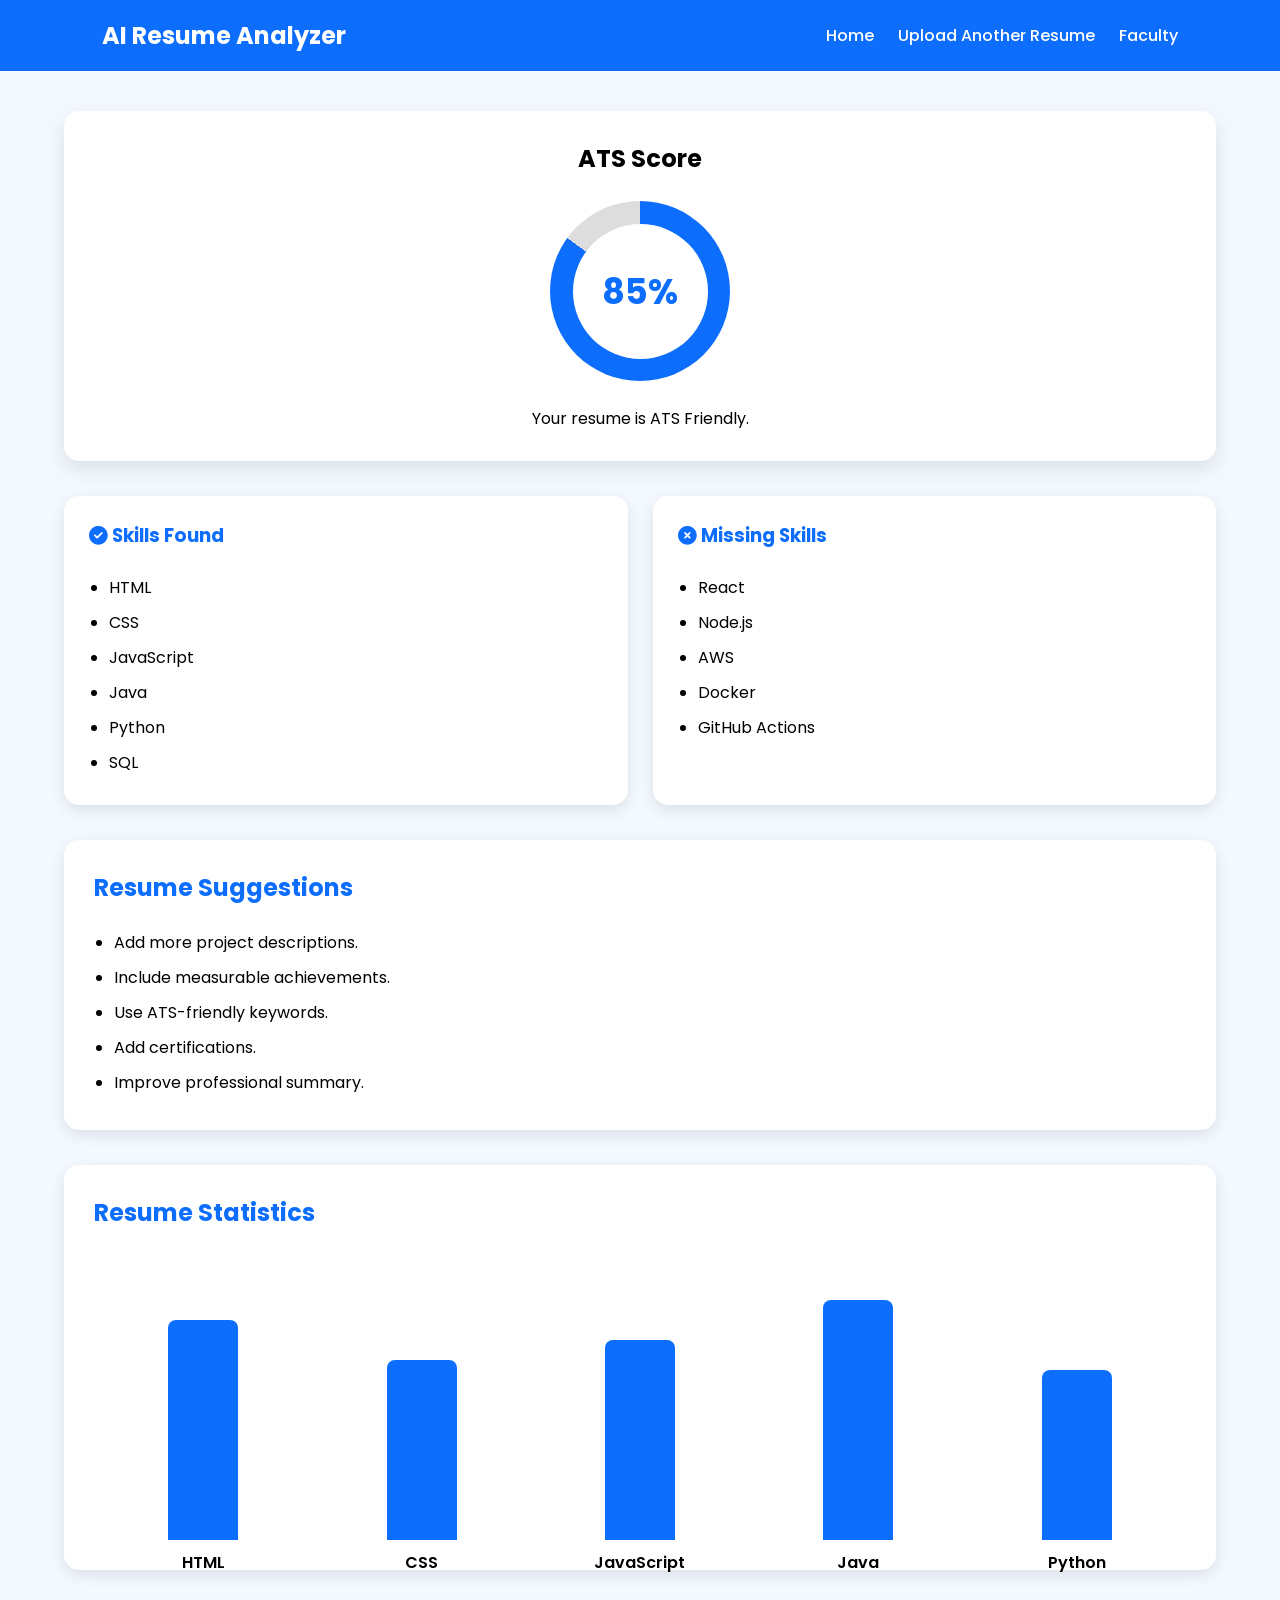
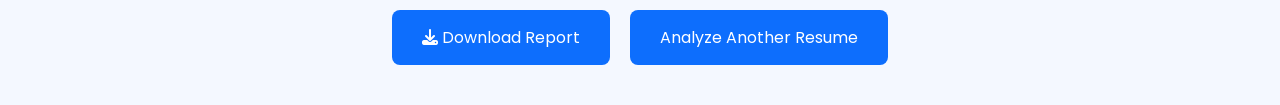
<file: frontend/dashboard.html>
<!DOCTYPE html>
<html lang="en">
<head>
<meta charset="UTF-8">
<meta name="viewport" content="width=device-width, initial-scale=1.0">
<title>ATS Dashboard | AI Resume Analyzer</title>

<link rel="stylesheet" href="dashboard.css">

<link href="https://fonts.googleapis.com/css2?family=Poppins:wght@300;400;500;600;700&display=swap" rel="stylesheet">

<link rel="stylesheet"
href="https://cdnjs.cloudflare.com/ajax/libs/font-awesome/6.5.2/css/all.min.css">
</head>

<body>

<header>

<h2>AI Resume Analyzer</h2>

<nav>
<a href="index.html">Home</a>
<a href="upload.html">Upload Another Resume</a>
<a href="faculty.html">Faculty</a>
</nav>

</header>

<div class="container">

<div class="score-card">

<h2>ATS Score</h2>

<div class="circle">

<div class="inner">

<span>85%</span>

</div>

</div>

<p>Your resume is ATS Friendly.</p>

</div>

<div class="cards">

<div class="card">

<h3><i class="fa-solid fa-circle-check"></i> Skills Found</h3>

<ul>

<li>HTML</li>
<li>CSS</li>
<li>JavaScript</li>
<li>Java</li>
<li>Python</li>
<li>SQL</li>

</ul>

</div>

<div class="card">

<h3><i class="fa-solid fa-circle-xmark"></i> Missing Skills</h3>

<ul>

<li>React</li>
<li>Node.js</li>
<li>AWS</li>
<li>Docker</li>
<li>GitHub Actions</li>

</ul>

</div>

</div>

<div class="tips">

<h2>Resume Suggestions</h2>

<ul>

<li>Add more project descriptions.</li>

<li>Include measurable achievements.</li>

<li>Use ATS-friendly keywords.</li>

<li>Add certifications.</li>

<li>Improve professional summary.</li>

</ul>

</div>

<div class="chart-box">

<h2>Resume Statistics</h2>

<div class="bars">

<div class="bar html">
<span>HTML</span>
</div>

<div class="bar css">
<span>CSS</span>
</div>

<div class="bar js">
<span>JavaScript</span>
</div>

<div class="bar java">
<span>Java</span>
</div>

<div class="bar python">
<span>Python</span>
</div>

</div>

</div>

<div class="buttons">

<button onclick="downloadReport()">
<i class="fa-solid fa-download"></i>
Download Report
</button>

<a href="upload.html">

<button>

Analyze Another Resume

</button>

</a>

</div>

</div>

<script>

function downloadReport(){

alert("Resume Report Downloaded Successfully!");

}

</script>

</body>
</html>
</file>
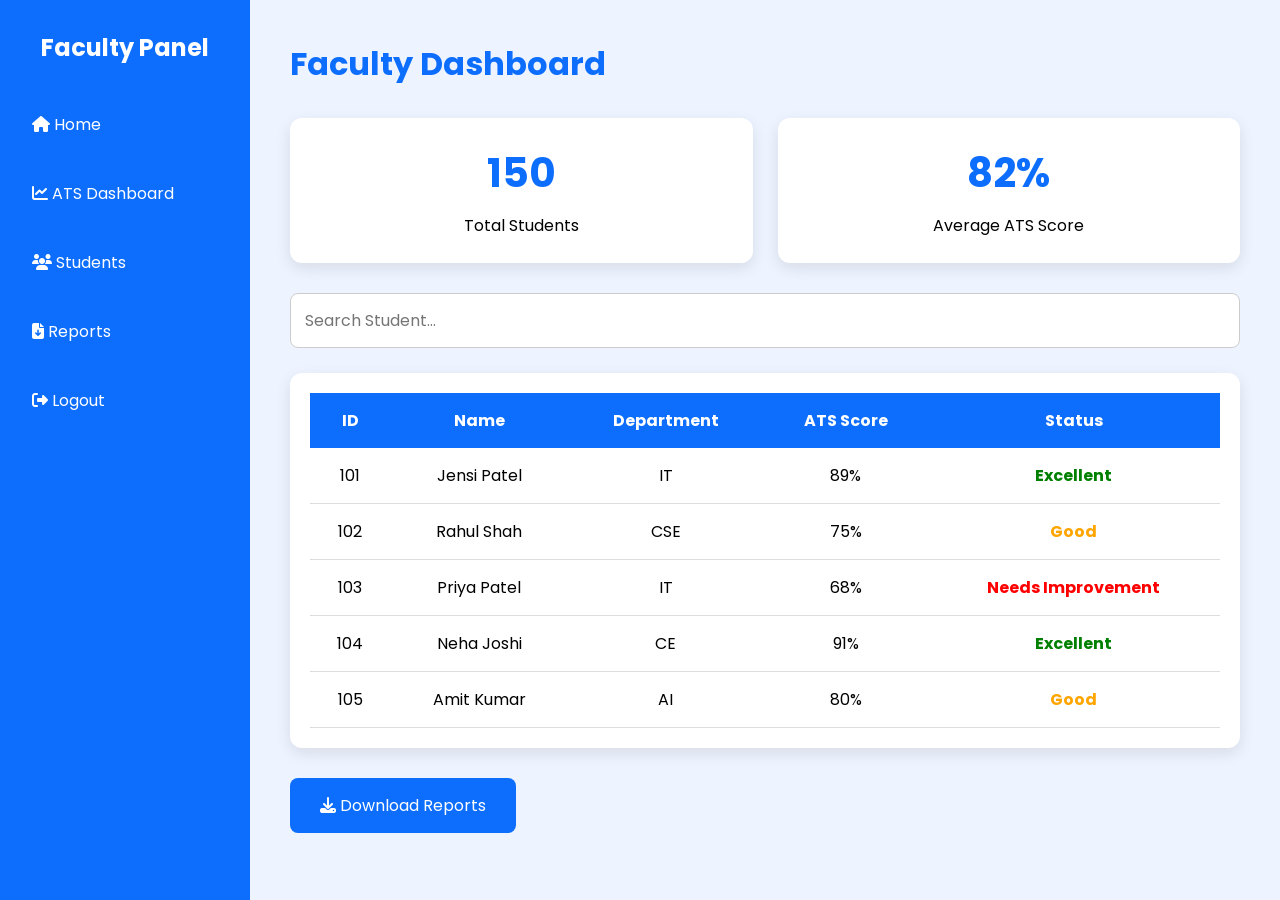
<file: frontend/faculty.html>
<!DOCTYPE html>
<html lang="en">
<head>
<meta charset="UTF-8">
<meta name="viewport" content="width=device-width, initial-scale=1.0">
<title>Faculty Dashboard | AI Resume Analyzer</title>

<link rel="stylesheet" href="faculty.css">

<link href="https://fonts.googleapis.com/css2?family=Poppins:wght@300;400;500;600;700&display=swap" rel="stylesheet">

<link rel="stylesheet"
href="https://cdnjs.cloudflare.com/ajax/libs/font-awesome/6.5.2/css/all.min.css">
</head>

<body>

<div class="container">

<!-- Sidebar -->

<div class="sidebar">

<h2>Faculty Panel</h2>

<ul>

<li><a href="index.html"><i class="fa-solid fa-house"></i> Home</a></li>

<li><a href="dashboard.html"><i class="fa-solid fa-chart-line"></i> ATS Dashboard</a></li>

<li><a href="#"><i class="fa-solid fa-users"></i> Students</a></li>

<li><a href="#"><i class="fa-solid fa-file-arrow-down"></i> Reports</a></li>

<li><a href="login.html"><i class="fa-solid fa-right-from-bracket"></i> Logout</a></li>

</ul>

</div>

<!-- Main Content -->

<div class="main">

<h1>Faculty Dashboard</h1>

<div class="cards">

<div class="card">

<h2>150</h2>

<p>Total Students</p>

</div>

<div class="card">

<h2>82%</h2>

<p>Average ATS Score</p>

</div>

</div>

<div class="search">

<input
type="text"
id="searchInput"
placeholder="Search Student..."
onkeyup="searchStudent()">

</div>

<div class="table-box">

<table id="studentTable">

<thead>

<tr>

<th>ID</th>

<th>Name</th>

<th>Department</th>

<th>ATS Score</th>

<th>Status</th>

</tr>

</thead>

<tbody>

<tr>

<td>101</td>

<td>Jensi Patel</td>

<td>IT</td>

<td>89%</td>

<td class="good">Excellent</td>

</tr>

<tr>

<td>102</td>

<td>Rahul Shah</td>

<td>CSE</td>

<td>75%</td>

<td class="avg">Good</td>

</tr>

<tr>

<td>103</td>

<td>Priya Patel</td>

<td>IT</td>

<td>68%</td>

<td class="need">Needs Improvement</td>

</tr>

<tr>

<td>104</td>

<td>Neha Joshi</td>

<td>CE</td>

<td>91%</td>

<td class="good">Excellent</td>

</tr>

<tr>

<td>105</td>

<td>Amit Kumar</td>

<td>AI</td>

<td>80%</td>

<td class="avg">Good</td>

</tr>

</tbody>

</table>

</div>

<button class="download" onclick="downloadReport()">

<i class="fa-solid fa-download"></i>

Download Reports

</button>

</div>

</div>

<script>

function downloadReport(){

alert("Reports Downloaded Successfully!");

}

function searchStudent(){

let input=document.getElementById("searchInput").value.toUpperCase();

let table=document.getElementById("studentTable");

let tr=table.getElementsByTagName("tr");

for(let i=1;i<tr.length;i++){

let td=tr[i].getElementsByTagName("td")[1];

if(td){

let txt=td.textContent || td.innerText;

tr[i].style.display=txt.toUpperCase().indexOf(input)>-1 ? "" : "none";

}

}

}

</script>

</body>
</html>
</file>
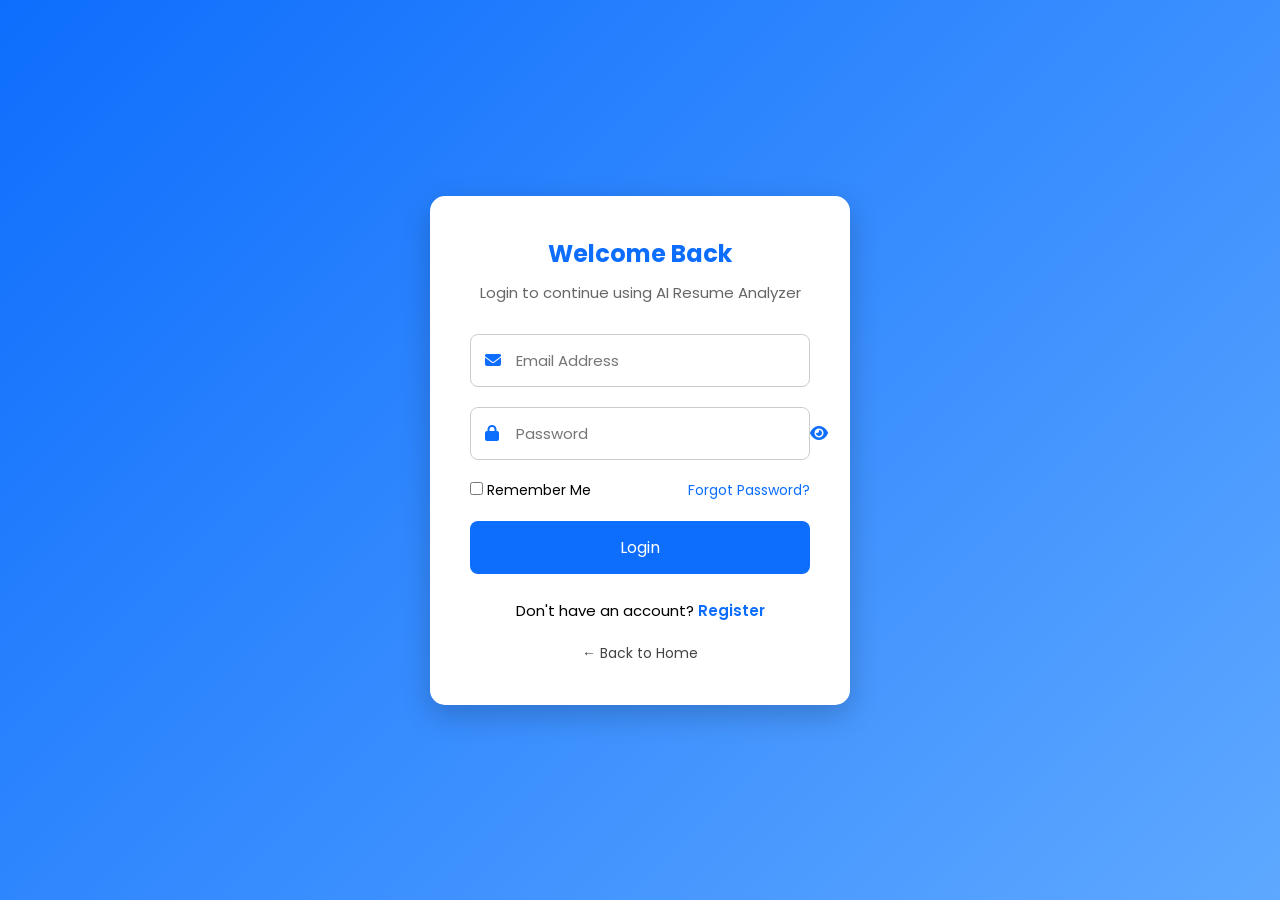
<file: frontend/login.html>
<!DOCTYPE html>
<html lang="en">
<head>
    <meta charset="UTF-8">
    <meta name="viewport" content="width=device-width, initial-scale=1.0">
    <title>Login | AI Resume Analyzer</title>

    <link rel="stylesheet" href="login.css">

    <!-- Google Font -->
    <link href="https://fonts.googleapis.com/css2?family=Poppins:wght@300;400;500;600;700&display=swap" rel="stylesheet">

    <!-- Font Awesome -->
    <link rel="stylesheet"
    href="https://cdnjs.cloudflare.com/ajax/libs/font-awesome/6.5.2/css/all.min.css">
</head>

<body>

<div class="container">

    <div class="login-box">

        <h2>Welcome Back</h2>

        <p>Login to continue using AI Resume Analyzer</p>

        <form>

            <div class="input-box">
                <i class="fa-solid fa-envelope"></i>
                <input type="email" placeholder="Email Address" required>
            </div>

            <div class="input-box">
                <i class="fa-solid fa-lock"></i>

                <input type="password"
                id="password"
                placeholder="Password"
                required>

                <span id="togglePassword">
                    <i class="fa-solid fa-eye"></i>
                </span>

            </div>

            <div class="options">

                <label>

                    <input type="checkbox">

                    Remember Me

                </label>

                <a href="#">Forgot Password?</a>

            </div>

            <button type="submit" class="login-btn">
                Login
            </button>

            <div class="register">

                Don't have an account?

                <a href="register.html">

                    Register

                </a>

            </div>

            <div class="home">

                <a href="index.html">

                    ← Back to Home

                </a>

            </div>

        </form>

    </div>

</div>

<script>

const togglePassword=document.querySelector("#togglePassword");

const password=document.querySelector("#password");

togglePassword.addEventListener("click",function(){

const type=password.getAttribute("type")==="password"
?"text":"password";

password.setAttribute("type",type);

this.innerHTML=
type==="password"
?'<i class="fa-solid fa-eye"></i>'
:'<i class="fa-solid fa-eye-slash"></i>';

});

</script>

</body>
</html>
</file>
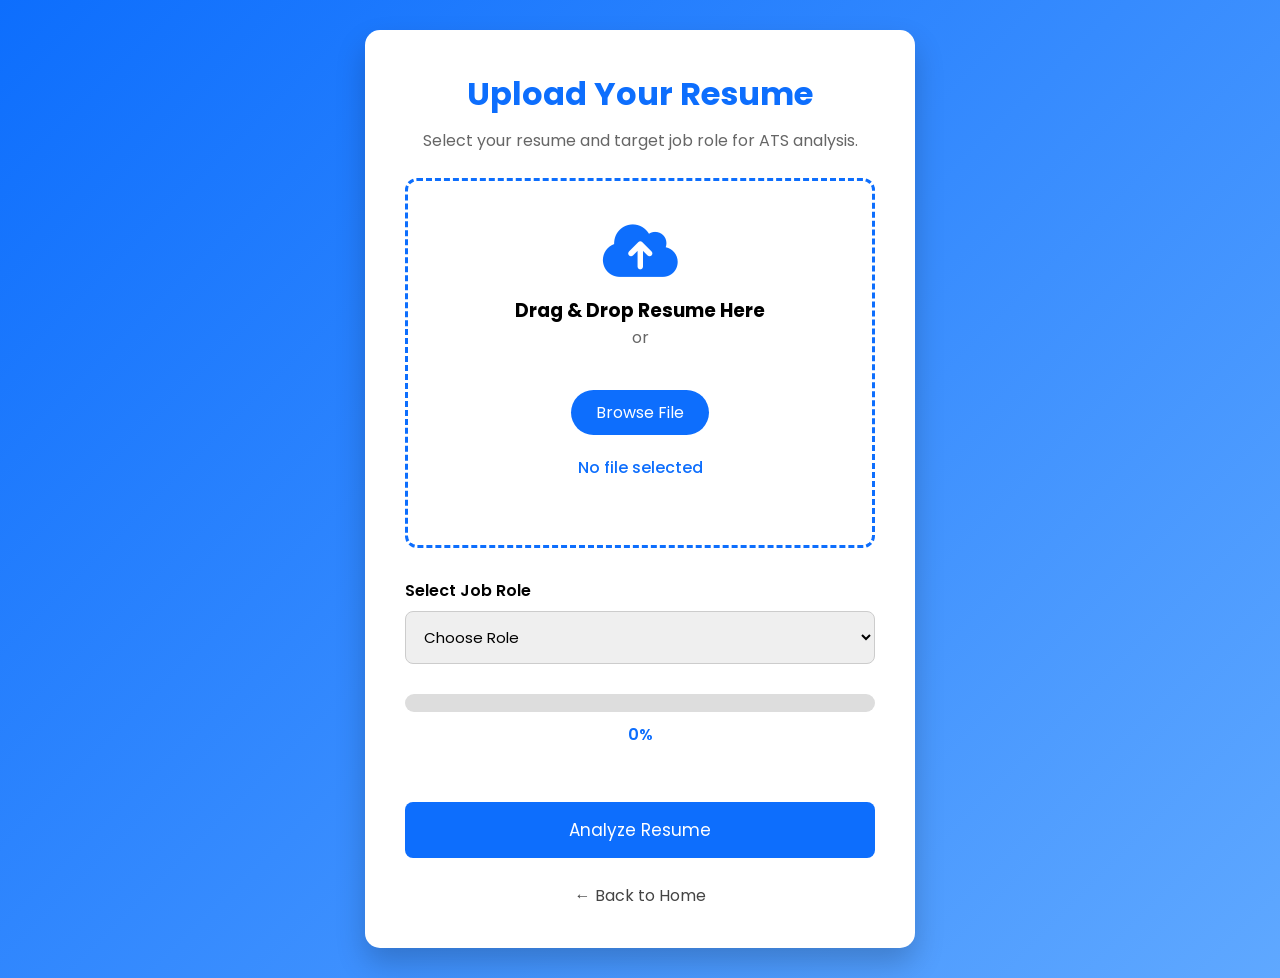
<file: frontend/upload.html>
<!DOCTYPE html>
<html lang="en">
<head>
<meta charset="UTF-8">
<meta name="viewport" content="width=device-width, initial-scale=1.0">

<title>Resume Upload | AI Resume Analyzer</title>

<link rel="stylesheet" href="upload.css">

<link href="https://fonts.googleapis.com/css2?family=Poppins:wght@300;400;500;600;700&display=swap" rel="stylesheet">

<link rel="stylesheet"
href="https://cdnjs.cloudflare.com/ajax/libs/font-awesome/6.5.2/css/all.min.css">

</head>

<body>

<div class="container">

<h1>Upload Your Resume</h1>

<p>Select your resume and target job role for ATS analysis.</p>

<div class="upload-box" id="dropArea">

<i class="fa-solid fa-cloud-arrow-up"></i>

<h3>Drag & Drop Resume Here</h3>

<p>or</p>

<label for="resumeFile" class="browse-btn">
Browse File
</label>

<input
type="file"
id="resumeFile"
accept=".pdf,.doc,.docx"
hidden>

<p id="fileName">
No file selected
</p>

</div>

<div class="role-box">

<label>Select Job Role</label>

<select id="jobRole">

<option value="">Choose Role</option>

<option>Software Engineer</option>

<option>Java Developer</option>

<option>Python Developer</option>

<option>Frontend Developer</option>

<option>Backend Developer</option>

<option>Full Stack Developer</option>

<option>Data Scientist</option>

<option>Data Analyst</option>

<option>AI Engineer</option>

<option>Machine Learning Engineer</option>

<option>Cyber Security</option>

</select>

</div>

<div class="progress-area">

<div class="progress-bar">

<div class="progress" id="progress"></div>

</div>

<p id="progressText">
0%
</p>

</div>

<button id="analyzeBtn">
Analyze Resume
</button>

<a href="index.html" class="back">
← Back to Home
</a>

</div>

<script>

const fileInput=document.getElementById("resumeFile");
const fileName=document.getElementById("fileName");

const dropArea=document.getElementById("dropArea");

const progress=document.getElementById("progress");

const progressText=document.getElementById("progressText");

fileInput.addEventListener("change",uploadFile);

dropArea.addEventListener("dragover",e=>{
e.preventDefault();
dropArea.classList.add("active");
});

dropArea.addEventListener("dragleave",()=>{
dropArea.classList.remove("active");
});

dropArea.addEventListener("drop",e=>{

e.preventDefault();

dropArea.classList.remove("active");

fileInput.files=e.dataTransfer.files;

uploadFile();

});

function uploadFile(){

let file=fileInput.files[0];

if(!file) return;

let extension=file.name.split('.').pop().toLowerCase();

if(extension!="pdf" && extension!="doc" && extension!="docx"){

alert("Only PDF and DOCX files are allowed.");

fileInput.value="";

fileName.innerHTML="No file selected";

return;

}

fileName.innerHTML=file.name;

let width=0;

let interval=setInterval(()=>{

if(width>=100){

clearInterval(interval);

}

else{

width++;

progress.style.width=width+"%";

progressText.innerHTML=width+"%";

}

},20);

}

document.getElementById("analyzeBtn").onclick=function(){

if(fileInput.files.length==0){

alert("Please upload a resume.");

return;

}

if(document.getElementById("jobRole").value==""){

alert("Please select a job role.");

return;

}

window.location.href="dashboard.html";

};

</script>

</body>
</html>
</file>
<file: frontend/dashboard.css>
*{
margin:0;
padding:0;
box-sizing:border-box;
font-family:'Poppins',sans-serif;
}

body{
background:#f4f8ff;
}

header{

background:#0d6efd;

padding:18px 8%;

display:flex;

justify-content:space-between;

align-items:center;

color:white;

}

nav a{

text-decoration:none;

color:white;

margin-left:20px;

font-weight:500;

}

nav a:hover{

color:#ffd447;

}

.container{

width:90%;

max-width:1200px;

margin:40px auto;

}

.score-card{

background:white;

padding:30px;

border-radius:15px;

box-shadow:0 8px 20px rgba(0,0,0,.1);

text-align:center;

margin-bottom:35px;

}

.circle{

width:180px;

height:180px;

margin:25px auto;

background:conic-gradient(#0d6efd 85%,#ddd 0);

border-radius:50%;

display:flex;

justify-content:center;

align-items:center;

}

.inner{

width:135px;

height:135px;

background:white;

border-radius:50%;

display:flex;

justify-content:center;

align-items:center;

font-size:35px;

font-weight:bold;

color:#0d6efd;

}

.cards{

display:grid;

grid-template-columns:repeat(auto-fit,minmax(320px,1fr));

gap:25px;

}

.card{

background:white;

padding:25px;

border-radius:15px;

box-shadow:0 5px 15px rgba(0,0,0,.1);

}

.card h3{

margin-bottom:20px;

color:#0d6efd;

}

.card ul{

padding-left:20px;

line-height:35px;

}

.tips{

background:white;

margin-top:35px;

padding:30px;

border-radius:15px;

box-shadow:0 5px 15px rgba(0,0,0,.1);

}

.tips h2{

color:#0d6efd;

margin-bottom:20px;

}

.tips ul{

padding-left:20px;

line-height:35px;

}

.chart-box{

background:white;

margin-top:35px;

padding:30px;

border-radius:15px;

box-shadow:0 5px 15px rgba(0,0,0,.1);

}

.chart-box h2{

margin-bottom:30px;

color:#0d6efd;

}

.bars{

display:flex;

justify-content:space-around;

align-items:flex-end;

height:280px;

}

.bar{

width:70px;

background:#0d6efd;

border-radius:8px 8px 0 0;

position:relative;

}

.bar span{

position:absolute;

bottom:-35px;

left:50%;

transform:translateX(-50%);

font-weight:600;

}

.html{height:220px;}
.css{height:180px;}
.js{height:200px;}
.java{height:240px;}
.python{height:170px;}

.buttons{

margin-top:40px;

display:flex;

justify-content:center;

gap:20px;

flex-wrap:wrap;

}

button{

padding:15px 30px;

background:#0d6efd;

border:none;

color:white;

font-size:16px;

border-radius:8px;

cursor:pointer;

transition:.3s;

}

button:hover{

background:#004fc5;

}

@media(max-width:768px){

header{

flex-direction:column;

gap:15px;

}

nav{

display:flex;

flex-wrap:wrap;

justify-content:center;

}

.bars{

height:220px;

}

.bar{

width:45px;

}

}
</file>
<file: frontend/faculty.css>
*{
margin:0;
padding:0;
box-sizing:border-box;
font-family:'Poppins',sans-serif;
}

body{
background:#eef4ff;
}

.container{
display:flex;
min-height:100vh;
}

.sidebar{
width:250px;
background:#0d6efd;
color:white;
padding:30px 20px;
}

.sidebar h2{
text-align:center;
margin-bottom:35px;
}

.sidebar ul{
list-style:none;
}

.sidebar ul li{
margin:20px 0;
}

.sidebar ul li a{
text-decoration:none;
color:white;
display:block;
padding:12px;
border-radius:8px;
transition:.3s;
}

.sidebar ul li a:hover{
background:white;
color:#0d6efd;
}

.main{
flex:1;
padding:40px;
}

.main h1{
margin-bottom:30px;
color:#0d6efd;
}

.cards{
display:flex;
gap:25px;
flex-wrap:wrap;
margin-bottom:30px;
}

.card{
flex:1;
min-width:220px;
background:white;
padding:25px;
border-radius:12px;
box-shadow:0 5px 15px rgba(0,0,0,.1);
text-align:center;
}

.card h2{
font-size:40px;
color:#0d6efd;
margin-bottom:10px;
}

.search{
margin-bottom:25px;
}

.search input{
width:100%;
padding:14px;
font-size:16px;
border:1px solid #ccc;
border-radius:8px;
}

.table-box{
background:white;
padding:20px;
border-radius:12px;
overflow-x:auto;
box-shadow:0 5px 15px rgba(0,0,0,.1);
}

table{
width:100%;
border-collapse:collapse;
}

table th{
background:#0d6efd;
color:white;
padding:15px;
}

table td{
padding:15px;
text-align:center;
border-bottom:1px solid #ddd;
}

.good{
color:green;
font-weight:bold;
}

.avg{
color:orange;
font-weight:bold;
}

.need{
color:red;
font-weight:bold;
}

.download{
margin-top:30px;
padding:15px 30px;
background:#0d6efd;
color:white;
border:none;
border-radius:8px;
font-size:16px;
cursor:pointer;
transition:.3s;
}

.download:hover{
background:#004fc5;
}

@media(max-width:900px){

.container{
flex-direction:column;
}

.sidebar{
width:100%;
}

.cards{
flex-direction:column;
}

.main{
padding:20px;
}

}
</file>
<file: frontend/login.css>
*{
margin:0;
padding:0;
box-sizing:border-box;
font-family:'Poppins',sans-serif;
}

body{

height:100vh;

display:flex;

justify-content:center;

align-items:center;

background:linear-gradient(135deg,#0d6efd,#5ea8ff);

}

.container{

width:100%;

display:flex;

justify-content:center;

align-items:center;

padding:20px;

}

.login-box{

width:420px;

background:#fff;

padding:40px;

border-radius:15px;

box-shadow:0 10px 30px rgba(0,0,0,.2);

animation:fade .8s;

}

@keyframes fade{

from{

opacity:0;

transform:translateY(20px);

}

to{

opacity:1;

transform:translateY(0);

}

}

.login-box h2{

text-align:center;

color:#0d6efd;

margin-bottom:10px;

}

.login-box p{

text-align:center;

margin-bottom:30px;

color:#666;

font-size:15px;

}

.input-box{

position:relative;

margin-bottom:20px;

}

.input-box input{

width:100%;

padding:14px 45px;

border:1px solid #ccc;

border-radius:8px;

font-size:15px;

outline:none;

transition:.3s;

}

.input-box input:focus{

border-color:#0d6efd;

}

.input-box i{

position:absolute;

left:15px;

top:50%;

transform:translateY(-50%);

color:#0d6efd;

}

#togglePassword{

position:absolute;

right:15px;

top:50%;

transform:translateY(-50%);

cursor:pointer;

color:#666;

}

.options{

display:flex;

justify-content:space-between;

align-items:center;

margin-bottom:20px;

font-size:14px;

}

.options a{

text-decoration:none;

color:#0d6efd;

}

.options a:hover{

text-decoration:underline;

}

.login-btn{

width:100%;

padding:14px;

background:#0d6efd;

border:none;

color:white;

font-size:16px;

border-radius:8px;

cursor:pointer;

transition:.3s;

}

.login-btn:hover{

background:#004dc1;

}

.register{

margin-top:25px;

text-align:center;

font-size:15px;

}

.register a{

text-decoration:none;

color:#0d6efd;

font-weight:600;

}

.register a:hover{

text-decoration:underline;

}

.home{

margin-top:18px;

text-align:center;

}

.home a{

text-decoration:none;

color:#444;

font-size:14px;

}

.home a:hover{

color:#0d6efd;

}

@media(max-width:500px){

.login-box{

width:100%;

padding:30px 20px;

}

.options{

flex-direction:column;

gap:10px;

align-items:flex-start;

}

}
</file>
<file: frontend/upload.css>
*{
margin:0;
padding:0;
box-sizing:border-box;
font-family:'Poppins',sans-serif;
}

body{

background:linear-gradient(135deg,#0d6efd,#5fa8ff);

display:flex;

justify-content:center;

align-items:center;

min-height:100vh;

padding:30px;

}

.container{

background:#fff;

width:550px;

padding:40px;

border-radius:15px;

box-shadow:0 15px 30px rgba(0,0,0,.2);

text-align:center;

}

.container h1{

color:#0d6efd;

margin-bottom:10px;

}

.container p{

color:#666;

margin-bottom:25px;

}

.upload-box{

border:3px dashed #0d6efd;

padding:40px;

border-radius:12px;

cursor:pointer;

transition:.3s;

}

.upload-box.active{

background:#eef5ff;

}

.upload-box i{

font-size:60px;

color:#0d6efd;

margin-bottom:15px;

}

.browse-btn{

display:inline-block;

margin-top:15px;

padding:10px 25px;

background:#0d6efd;

color:white;

border-radius:30px;

cursor:pointer;

}

.browse-btn:hover{

background:#004fc5;

}

#fileName{

margin-top:20px;

font-weight:500;

color:#0d6efd;

}

.role-box{

margin-top:30px;

text-align:left;

}

.role-box label{

font-weight:600;

display:block;

margin-bottom:8px;

}

.role-box select{

width:100%;

padding:14px;

border-radius:8px;

border:1px solid #ccc;

font-size:15px;

}

.progress-area{

margin-top:30px;

}

.progress-bar{

width:100%;

height:18px;

background:#ddd;

border-radius:30px;

overflow:hidden;

}

.progress{

height:100%;

width:0;

background:#0d6efd;

transition:.3s;

}

#progressText{

margin-top:10px;

font-weight:600;

color:#0d6efd;

}

button{

width:100%;

margin-top:30px;

padding:15px;

background:#0d6efd;

border:none;

color:white;

font-size:17px;

border-radius:8px;

cursor:pointer;

transition:.3s;

}

button:hover{

background:#004fc5;

}

.back{

display:block;

margin-top:25px;

text-decoration:none;

color:#444;

}

.back:hover{

color:#0d6efd;

}

@media(max-width:600px){

.container{

width:100%;

padding:25px;

}

.upload-box{

padding:30px 20px;

}

}
</file>
